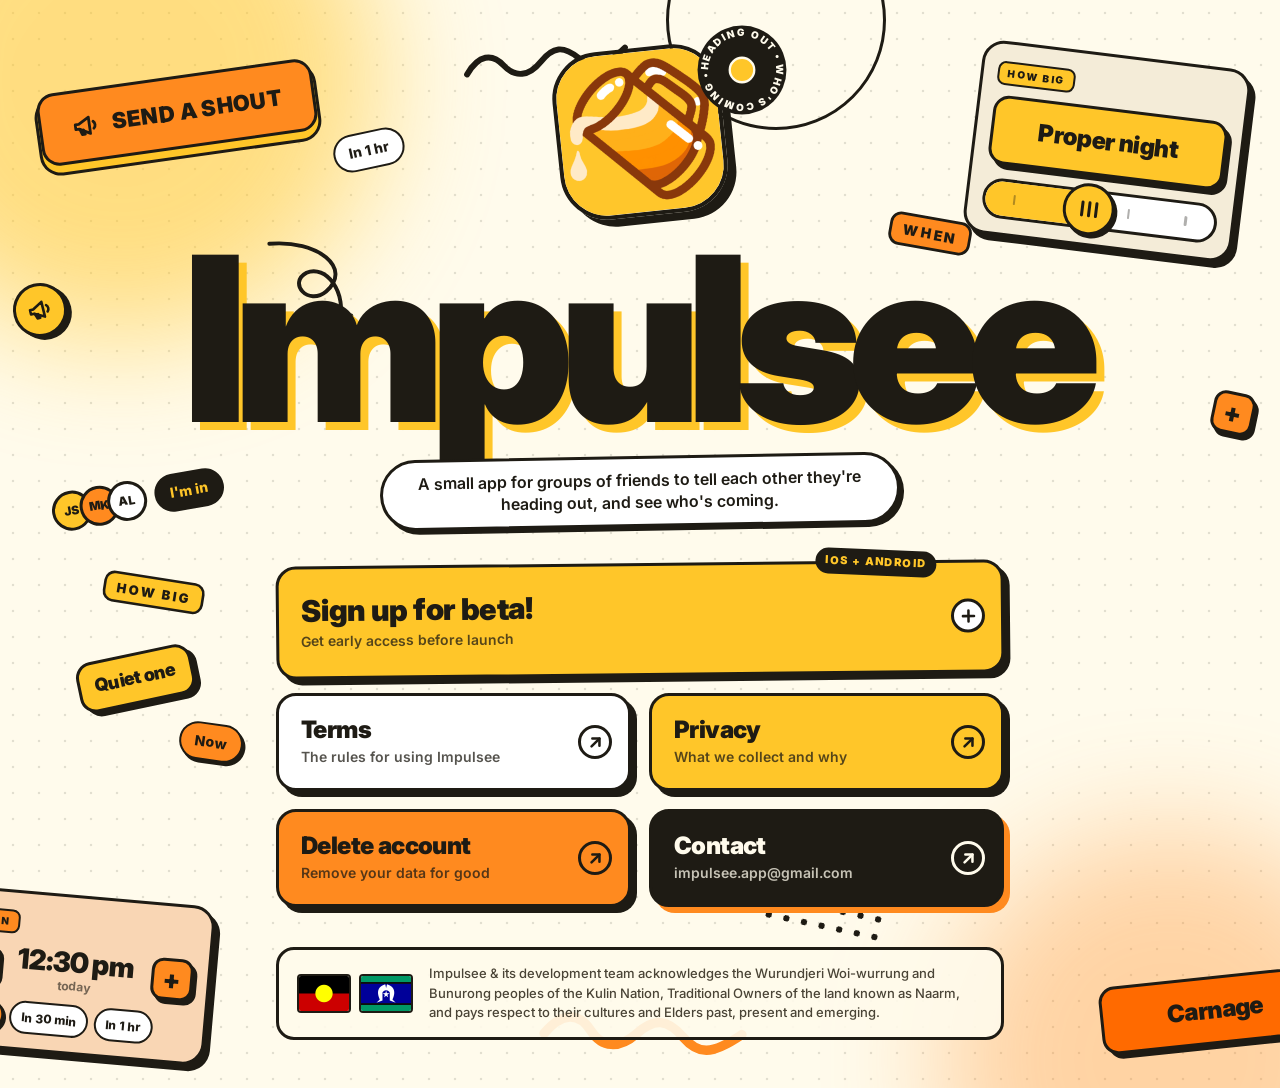
<file: index.html>
<!doctype html>
<html lang="en">
<head>
  <meta charset="utf-8">
  <meta name="viewport" content="width=device-width, initial-scale=1">
  <title>Impulsee</title>
  <meta name="description" content="Impulsee: tell your friends you're heading out.">
  <link rel="icon" type="image/png" href="favicon.png">
  <link rel="preconnect" href="https://fonts.googleapis.com">
  <link rel="preconnect" href="https://fonts.gstatic.com" crossorigin>
  <link href="https://fonts.googleapis.com/css2?family=Inter:wght@500;600;700;800;900&display=swap" rel="stylesheet">
  <link rel="stylesheet" href="style.css">
  <link rel="stylesheet" href="home.css">
</head>
<body class="home">
<div class="shell">

  <!-- Background collage: bits of the app plus doodles. Purely decorative. -->
  <div class="collage" aria-hidden="true">
    <div class="blob blob-a"></div>
    <div class="blob blob-b"></div>

    <!-- App pieces -->
    <div class="bit c-shout" data-d="18">
      <div class="shout">
        <svg viewBox="0 0 24 24" fill="none" stroke="currentColor" stroke-width="2.4" stroke-linejoin="round" stroke-linecap="round"><path d="M3 10v4h3l9 5V5l-9 5H3z"/><path d="M6.5 14.5 8 19h2.5l-1.2-3.8"/><path d="M18.5 9a4 4 0 0 1 0 6"/></svg>
        Send a shout
      </div>
    </div>

    <div class="bit c-howbig" data-d="26">
      <div class="panel panel-cream">
        <span class="chip chip-yellow">How big</span>
        <div class="bigpill pill-yellow">Proper night</div>
        <div class="slider"><span class="fill"></span><span class="thumb"><i></i><i></i><i></i></span><b></b><b></b><b></b><b></b></div>
      </div>
    </div>

    <div class="bit c-when hide-sm" data-d="22">
      <div class="panel panel-peach">
        <span class="chip chip-orange">When</span>
        <div class="when-row"><span class="sq">&minus;</span><span class="time">12:30 pm<small>today</small></span><span class="sq">+</span></div>
        <div class="pills"><span class="pill pill-orange">Now</span><span class="pill">In 30 min</span><span class="pill">In 1 hr</span></div>
      </div>
    </div>

    <div class="bit c-carnage" data-d="14">
      <div class="bigpill pill-red">Carnage</div>
    </div>

    <div class="bit c-crew hide-md" data-d="30">
      <div class="panel panel-yellow">
        <div class="crew-title">Start a crew</div>
        <span class="label">Crew name</span>
        <div class="input">The Usual Suspects</div>
        <div class="bigpill pill-amber">Create crew</div>
      </div>
    </div>

    <div class="bit c-imin hide-sm" data-d="12">
      <div class="avatars"><span>JS</span><span>MK</span><span>AL</span></div>
      <span class="pill pill-ink">I'm in</span>
    </div>

    <div class="bit c-30 hide-md" data-d="10"><span class="pill">In 2 hrs</span></div>
    <div class="bit c-plus" data-d="20"><span class="sq">+</span></div>

    <!-- Doodles -->
    <div class="bit a-quiet" data-d="8"><div class="bigpill pill-yellow">Quiet one</div></div>
    <div class="bit a-whenchip" data-d="16"><span class="chip chip-orange">When</span></div>

    <svg class="bit d-squig1" data-d="10" viewBox="0 0 200 40" fill="none"><path d="M6 26 C 22 4, 38 4, 50 20 S 78 36, 94 20 S 122 4, 138 20 S 166 36, 194 14" stroke="#1e1b14" stroke-width="7" stroke-linecap="round"/></svg>
    <svg class="bit d-squig2" data-d="14" viewBox="0 0 200 40" fill="none"><path d="M6 26 C 22 4, 38 4, 50 20 S 78 36, 94 20 S 122 4, 138 20 S 166 36, 194 14" stroke="#ff8a1f" stroke-width="9" stroke-linecap="round"/></svg>
    <svg class="bit d-zig hide-sm" data-d="12" viewBox="0 0 160 40" fill="none"><path d="M4 30 L24 10 L44 30 L64 10 L84 30 L104 10 L124 30 L144 10 L156 22" stroke="#1e1b14" stroke-width="6" stroke-linecap="round" stroke-linejoin="round"/></svg>
    <svg class="bit d-arrow hide-sm" data-d="8" viewBox="0 0 140 120" fill="none"><path d="M10 14 C 70 0, 120 30, 90 64 C 70 86, 40 60, 62 44 C 84 30, 118 60, 112 104" stroke="#1e1b14" stroke-width="5" stroke-linecap="round"/><path d="M98 92 L112 106 L126 90" stroke="#1e1b14" stroke-width="5" stroke-linecap="round" stroke-linejoin="round"/></svg>
    <div class="bit a-1hr" data-d="6"><span class="pill">In 1 hr</span></div>

    <span class="bit d-ring" data-d="4"></span>
    <div class="bit a-now" data-d="20"><span class="pill pill-orange">Now</span></div>
    <div class="bit a-mega" data-d="24"><span class="megabtn"><svg viewBox="0 0 24 24" fill="none" stroke="currentColor" stroke-width="2.4" stroke-linejoin="round" stroke-linecap="round"><path d="M3 10v4h3l9 5V5l-9 5H3z"/><path d="M6.5 14.5 8 19h2.5l-1.2-3.8"/><path d="M18.5 9a4 4 0 0 1 0 6"/></svg></span></div>
    <div class="bit a-howchip hide-sm" data-d="18"><span class="chip chip-yellow">How big</span></div>
    <span class="bit d-grid hide-sm" data-d="5"></span>
  </div>

  <main class="hero">
    <div class="brand">
      <img class="logo" src="icon.png" alt="" width="160" height="160">
      <svg class="badge" viewBox="0 0 120 120" aria-hidden="true">
        <defs><path id="circ" d="M60,60 m-44,0 a44,44 0 1,1 88,0 a44,44 0 1,1 -88,0"/></defs>
        <circle cx="60" cy="60" r="58" fill="#1e1b14"/>
        <text><textPath href="#circ" textLength="272" lengthAdjust="spacing">HEADING OUT • WHO'S COMING •</textPath></text>
        <circle cx="60" cy="60" r="16" fill="#ffc629" stroke="#fffbec" stroke-width="3"/>
      </svg>
    </div>

    <h1 class="mega">Impulsee</h1>
    <p class="lede">A small app for groups of friends to tell each other they're heading out, and see who's coming.</p>

    <nav class="dash" aria-label="Site pages">
      <button type="button" class="tile t-beta" id="beta-open" aria-haspopup="dialog"><em class="tag">iOS + Android</em><span>Sign up for beta!</span><small>Get early access before launch</small><i aria-hidden="true"><svg viewBox="0 0 24 24" fill="none" stroke="currentColor" stroke-width="3.2" stroke-linecap="round" stroke-linejoin="round"><path d="M12 5v14"/><path d="M5 12h14"/></svg></i></button>
      <a class="tile t-white" href="terms.html"><span>Terms</span><small>The rules for using Impulsee</small><i aria-hidden="true"><svg viewBox="0 0 24 24" fill="none" stroke="currentColor" stroke-width="3.2" stroke-linecap="round" stroke-linejoin="round"><path d="M7 17 17 7"/><path d="M8 7h9v9"/></svg></i></a>
      <a class="tile t-yellow" href="privacy.html"><span>Privacy</span><small>What we collect and why</small><i aria-hidden="true"><svg viewBox="0 0 24 24" fill="none" stroke="currentColor" stroke-width="3.2" stroke-linecap="round" stroke-linejoin="round"><path d="M7 17 17 7"/><path d="M8 7h9v9"/></svg></i></a>
      <a class="tile t-orange" href="delete-account.html"><span>Delete account</span><small>Remove your data for good</small><i aria-hidden="true"><svg viewBox="0 0 24 24" fill="none" stroke="currentColor" stroke-width="3.2" stroke-linecap="round" stroke-linejoin="round"><path d="M7 17 17 7"/><path d="M8 7h9v9"/></svg></i></a>
      <a class="tile t-ink" href="mailto:impulsee.app@gmail.com"><span>Contact</span><small>impulsee.app@gmail.com</small><i aria-hidden="true"><svg viewBox="0 0 24 24" fill="none" stroke="currentColor" stroke-width="3.2" stroke-linecap="round" stroke-linejoin="round"><path d="M7 17 17 7"/><path d="M8 7h9v9"/></svg></i></a>
    </nav>
    <footer class="ack">
      <div class="flags">
        <img src="flag-aboriginal.png" alt="Aboriginal flag" width="60" height="42">
        <img src="flag-torres-strait.png" alt="Torres Strait Islander flag" width="60" height="42">
      </div>
      <p>Impulsee &amp; its development team acknowledges the Wurundjeri Woi-wurrung and Bunurong peoples of the Kulin Nation, Traditional Owners of the land known as Naarm, and pays respect to their cultures and Elders past, present and emerging.</p>
    </footer>
  </main>


  <dialog class="beta" id="beta" aria-labelledby="beta-title">
    <button type="button" class="beta-close" id="beta-close" aria-label="Close">
      <svg viewBox="0 0 24 24" fill="none" stroke="currentColor" stroke-width="3.2" stroke-linecap="round"><path d="M6 6l12 12M18 6 6 18"/></svg>
    </button>

    <form id="beta-form" novalidate>
      <span class="chip chip-orange">Beta</span>
      <h2 id="beta-title">Sign up for beta!</h2>
      <p class="beta-sub">Pick your phone and drop your email. We'll send you an invite when the beta opens.</p>

      <fieldset class="os">
        <legend>Your phone</legend>
        <label class="os-btn">
          <input type="radio" name="platform" value="iOS" required>
          <span><svg viewBox="0 0 24 24" aria-hidden="true"><path fill="currentColor" d="M12.152 6.896c-.948 0-2.415-1.078-3.96-1.04-2.04.027-3.91 1.183-4.961 3.014-2.117 3.675-.546 9.103 1.519 12.09 1.013 1.454 2.208 3.09 3.792 3.039 1.52-.065 2.09-.987 3.935-.987 1.831 0 2.35.987 3.96.948 1.637-.026 2.676-1.48 3.676-2.948 1.156-1.688 1.636-3.325 1.662-3.415-.039-.013-3.182-1.221-3.22-4.857-.026-3.04 2.48-4.494 2.597-4.559-1.429-2.09-3.623-2.324-4.39-2.376-2-.156-3.675 1.09-4.61 1.09zM15.53 3.83c.843-1.012 1.4-2.427 1.245-3.83-1.207.052-2.662.805-3.532 1.818-.78.896-1.454 2.338-1.273 3.714 1.338.104 2.715-.688 3.559-1.701"/></svg>iOS</span>
        </label>
        <label class="os-btn">
          <input type="radio" name="platform" value="Android">
          <span><svg viewBox="0 0 24 24" aria-hidden="true"><path fill="currentColor" fill-rule="evenodd" d="M1.5 19.5a10.5 10.5 0 0 1 21 0zM7.5 14.25a1.25 1.25 0 1 0 0 2.5 1.25 1.25 0 0 0 0-2.5zm9 0a1.25 1.25 0 1 0 0 2.5 1.25 1.25 0 0 0 0-2.5z"/><path d="M6.2 10.6 3.9 6.6M17.8 10.6l2.3-4" stroke="currentColor" stroke-width="1.8" stroke-linecap="round"/></svg>Android</span>
        </label>
      </fieldset>

      <label class="label" for="beta-email">Email</label>
      <input class="beta-input" id="beta-email" name="email" type="email" inputmode="email" autocomplete="email" placeholder="you@example.com" required>

      <p class="beta-msg" id="beta-msg" role="alert" aria-live="polite"></p>

      <button type="submit" class="beta-submit" id="beta-submit">Count me in</button>
    </form>

    <div class="beta-done" id="beta-done" hidden>
      <span class="chip chip-yellow">You're in</span>
      <h2>Thanks!</h2>
      <p class="beta-sub">We'll email you when your beta invite is ready.</p>
      <button type="button" class="beta-submit" id="beta-ok">Nice</button>
    </div>
  </dialog>

</div>

<script>
  // Beta sign-up. Submissions go straight to a Google Form, which saves them
  // to a linked Google Sheet. To set up, fill in the three values below
  // (see the comment at the bottom of this script for how to find them).
  var BETA_FORM = {
    action:   'https://docs.google.com/forms/d/e/1FAIpQLSddgK2g59N4QtjQIVsJMZKoltOSDGT-80qS-DcHLefCayUEIA/formResponse',
    email:    'entry.781287125', // email question
    platform: 'entry.603509923'  // platform question (iOS / Android)
  };

  (function () {
    var dlg = document.getElementById('beta');
    var form = document.getElementById('beta-form');
    var done = document.getElementById('beta-done');
    var msg = document.getElementById('beta-msg');
    var submit = document.getElementById('beta-submit');

    function open() {
      form.hidden = false; done.hidden = true; msg.textContent = '';
      dlg.showModal();
    }
    document.getElementById('beta-open').addEventListener('click', open);
    document.getElementById('beta-close').addEventListener('click', function () { dlg.close(); });
    document.getElementById('beta-ok').addEventListener('click', function () { dlg.close(); });
    // Click on the dimmed backdrop closes it.
    dlg.addEventListener('click', function (e) { if (e.target === dlg) dlg.close(); });
    if (location.hash === '#beta') open();
    form.addEventListener('input', function () { msg.textContent = ''; });

    form.addEventListener('submit', function (e) {
      e.preventDefault();
      var platform = form.querySelector('input[name="platform"]:checked');
      var email = form.email.value.trim();
      if (!platform) { msg.textContent = 'Pick iOS or Android first.'; return; }
      if (!/^[^\s@]+@[^\s@]+\.[^\s@]+$/.test(email)) { msg.textContent = 'That email doesn\'t look right.'; form.email.focus(); return; }
      msg.textContent = '';

      // Not set up yet: fall back to a pre-filled email so nothing is lost.
      if (!BETA_FORM.action) {
        location.href = 'mailto:impulsee.app@gmail.com?subject=' + encodeURIComponent('Beta sign-up (' + platform.value + ')') +
          '&body=' + encodeURIComponent('Please add me to the ' + platform.value + ' beta: ' + email);
        return;
      }

      var data = new URLSearchParams();
      data.append(BETA_FORM.email, email);
      data.append(BETA_FORM.platform, platform.value);
      submit.disabled = true; submit.textContent = 'Sending…';

      // Google Forms doesn't send CORS headers, so the response is opaque.
      // A network failure still rejects, which is what we catch.
      fetch(BETA_FORM.action, { method: 'POST', mode: 'no-cors', body: data })
        .then(function () { form.reset(); form.hidden = true; done.hidden = false; })
        .catch(function () { msg.textContent = 'Couldn\'t send. Check your connection and try again.'; })
        .then(function () { submit.disabled = false; submit.textContent = 'Count me in'; });
    });

    /* Setup:
       1. Create a Google Form with two questions:
          "Email" (short answer) and "Platform" (multiple choice: iOS, Android).
       2. Responses tab > Link to Sheets to collect them in a spreadsheet.
       3. Three-dot menu > Get pre-filled link, fill both answers, Get link.
          The link has ...?usp=pp_url&entry.111=...&entry.222=...
          Those entry.### names go in BETA_FORM.email and BETA_FORM.platform.
       4. BETA_FORM.action is the form URL with /viewform swapped for /formResponse. */
  })();

  // Gentle parallax: collage bits drift with the pointer (desktop only, respects reduced motion).
  (function () {
    if (matchMedia('(prefers-reduced-motion: reduce)').matches || !matchMedia('(pointer: fine)').matches) return;
    var bits = document.querySelectorAll('.collage [data-d]');
    var tx = 0, ty = 0, x = 0, y = 0, raf = 0;
    addEventListener('pointermove', function (e) {
      tx = e.clientX / innerWidth - 0.5;
      ty = e.clientY / innerHeight - 0.5;
      if (!raf) raf = requestAnimationFrame(tick);
    });
    function tick() {
      x += (tx - x) * 0.08; y += (ty - y) * 0.08;
      for (var i = 0; i < bits.length; i++) {
        var d = +bits[i].dataset.d;
        bits[i].style.translate = (-x * d * 2).toFixed(1) + 'px ' + (-y * d * 2).toFixed(1) + 'px';
      }
      raf = (Math.abs(tx - x) > 0.001 || Math.abs(ty - y) > 0.001) ? requestAnimationFrame(tick) : 0;
    }
  })();
</script>
</body>
</html>
</file>
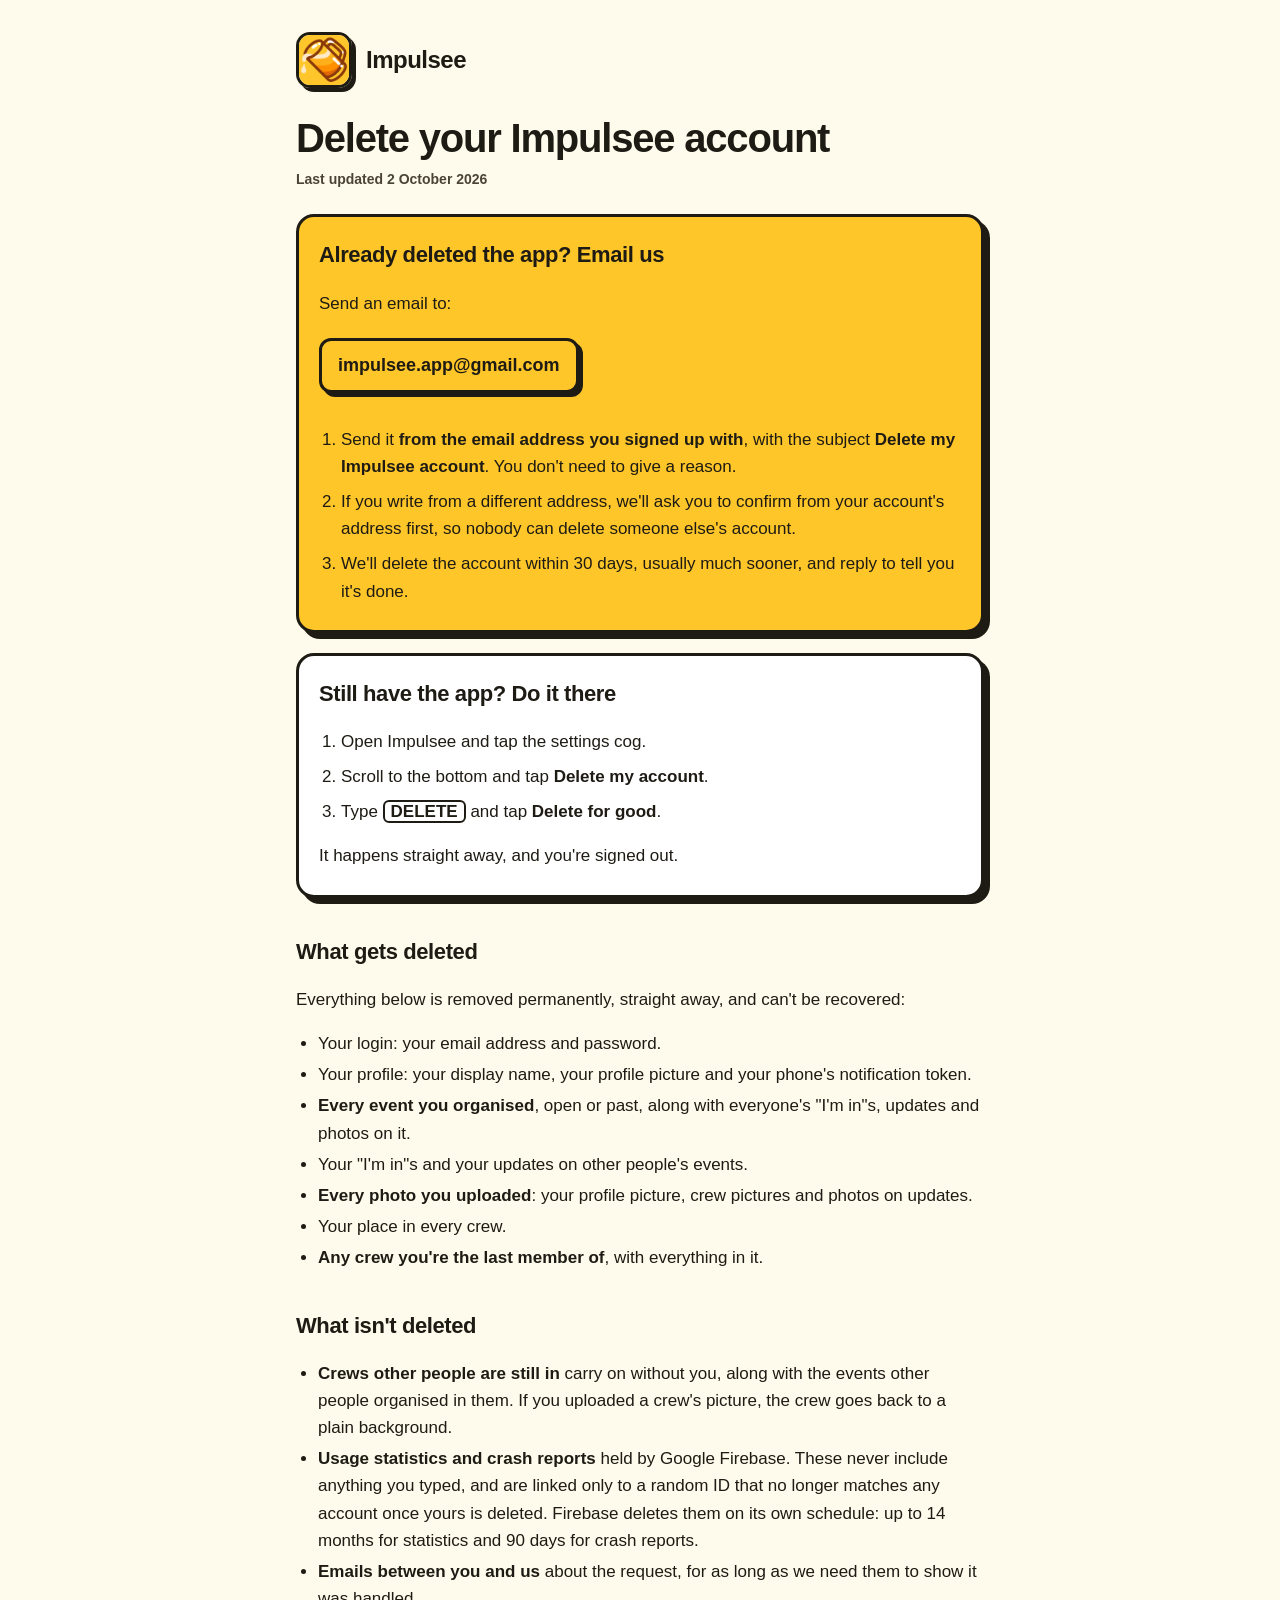
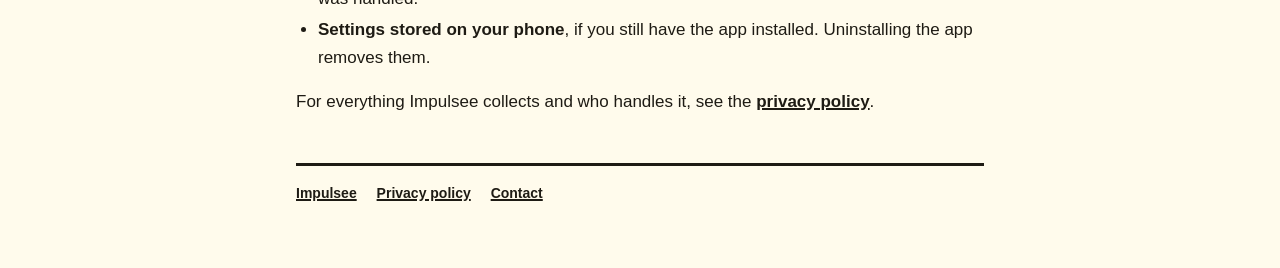
<file: delete-account.html>
<!doctype html>
<html lang="en">
<head>
  <meta charset="utf-8">
  <meta name="viewport" content="width=device-width, initial-scale=1">
  <title>Delete Impulsee Account</title>
  <meta name="description" content="How to delete your Impulsee account, even if you've uninstalled the app, and what gets deleted.">
  <link rel="icon" type="image/png" href="favicon.png">
  <link rel="stylesheet" href="style.css">
</head>
<body>
<div class="wrap">
  <header class="top">
    <img src="icon.png" alt="" width="56" height="56">
    <a href="index.html">Impulsee</a>
  </header>

  <h1>Delete your Impulsee account</h1>
  <p class="updated">Last updated 2 October 2026</p>

  <div class="card primary">
    <h2>Already deleted the app? Email us</h2>
    <p>Send an email to:</p>
    <a class="email" href="mailto:impulsee.app@gmail.com?subject=Delete%20my%20Impulsee%20account">impulsee.app@gmail.com</a>
    <ol class="steps">
      <li>Send it <strong>from the email address you signed up with</strong>, with the subject <strong>Delete my Impulsee account</strong>. You don't need to give a reason.</li>
      <li>If you write from a different address, we'll ask you to confirm from your account's address first, so nobody can delete someone else's account.</li>
      <li>We'll delete the account within 30 days, usually much sooner, and reply to tell you it's done.</li>
    </ol>
  </div>

  <div class="card">
    <h2>Still have the app? Do it there</h2>
    <ol class="steps">
      <li>Open Impulsee and tap the settings cog.</li>
      <li>Scroll to the bottom and tap <strong>Delete my account</strong>.</li>
      <li>Type <kbd>DELETE</kbd> and tap <strong>Delete for good</strong>.</li>
    </ol>
    <p>It happens straight away, and you're signed out.</p>
  </div>

  <h2>What gets deleted</h2>
  <p>Everything below is removed permanently, straight away, and can't be recovered:</p>
  <ul>
    <li>Your login: your email address and password.</li>
    <li>Your profile: your display name, your profile picture and your phone's notification token.</li>
    <li><strong>Every event you organised</strong>, open or past, along with everyone's "I'm in"s, updates and photos on it.</li>
    <li>Your "I'm in"s and your updates on other people's events.</li>
    <li><strong>Every photo you uploaded</strong>: your profile picture, crew pictures and photos on updates.</li>
    <li>Your place in every crew.</li>
    <li><strong>Any crew you're the last member of</strong>, with everything in it.</li>
  </ul>

  <h2>What isn't deleted</h2>
  <ul>
    <li><strong>Crews other people are still in</strong> carry on without you, along with the events other people organised in them. If you uploaded a crew's picture, the crew goes back to a plain background.</li>
    <li><strong>Usage statistics and crash reports</strong> held by Google Firebase. These never include anything you typed, and are linked only to a random ID that no longer matches any account once yours is deleted. Firebase deletes them on its own schedule: up to 14 months for statistics and 90 days for crash reports.</li>
    <li><strong>Emails between you and us</strong> about the request, for as long as we need them to show it was handled.</li>
    <li><strong>Settings stored on your phone</strong>, if you still have the app installed. Uninstalling the app removes them.</li>
  </ul>

  <p>For everything Impulsee collects and who handles it, see the <a href="privacy.html">privacy policy</a>.</p>

  <footer>
    <a href="index.html">Impulsee</a>
    <a href="privacy.html">Privacy policy</a>
    <a href="mailto:impulsee.app@gmail.com">Contact</a>
  </footer>
</div>
</body>
</html>
</file>
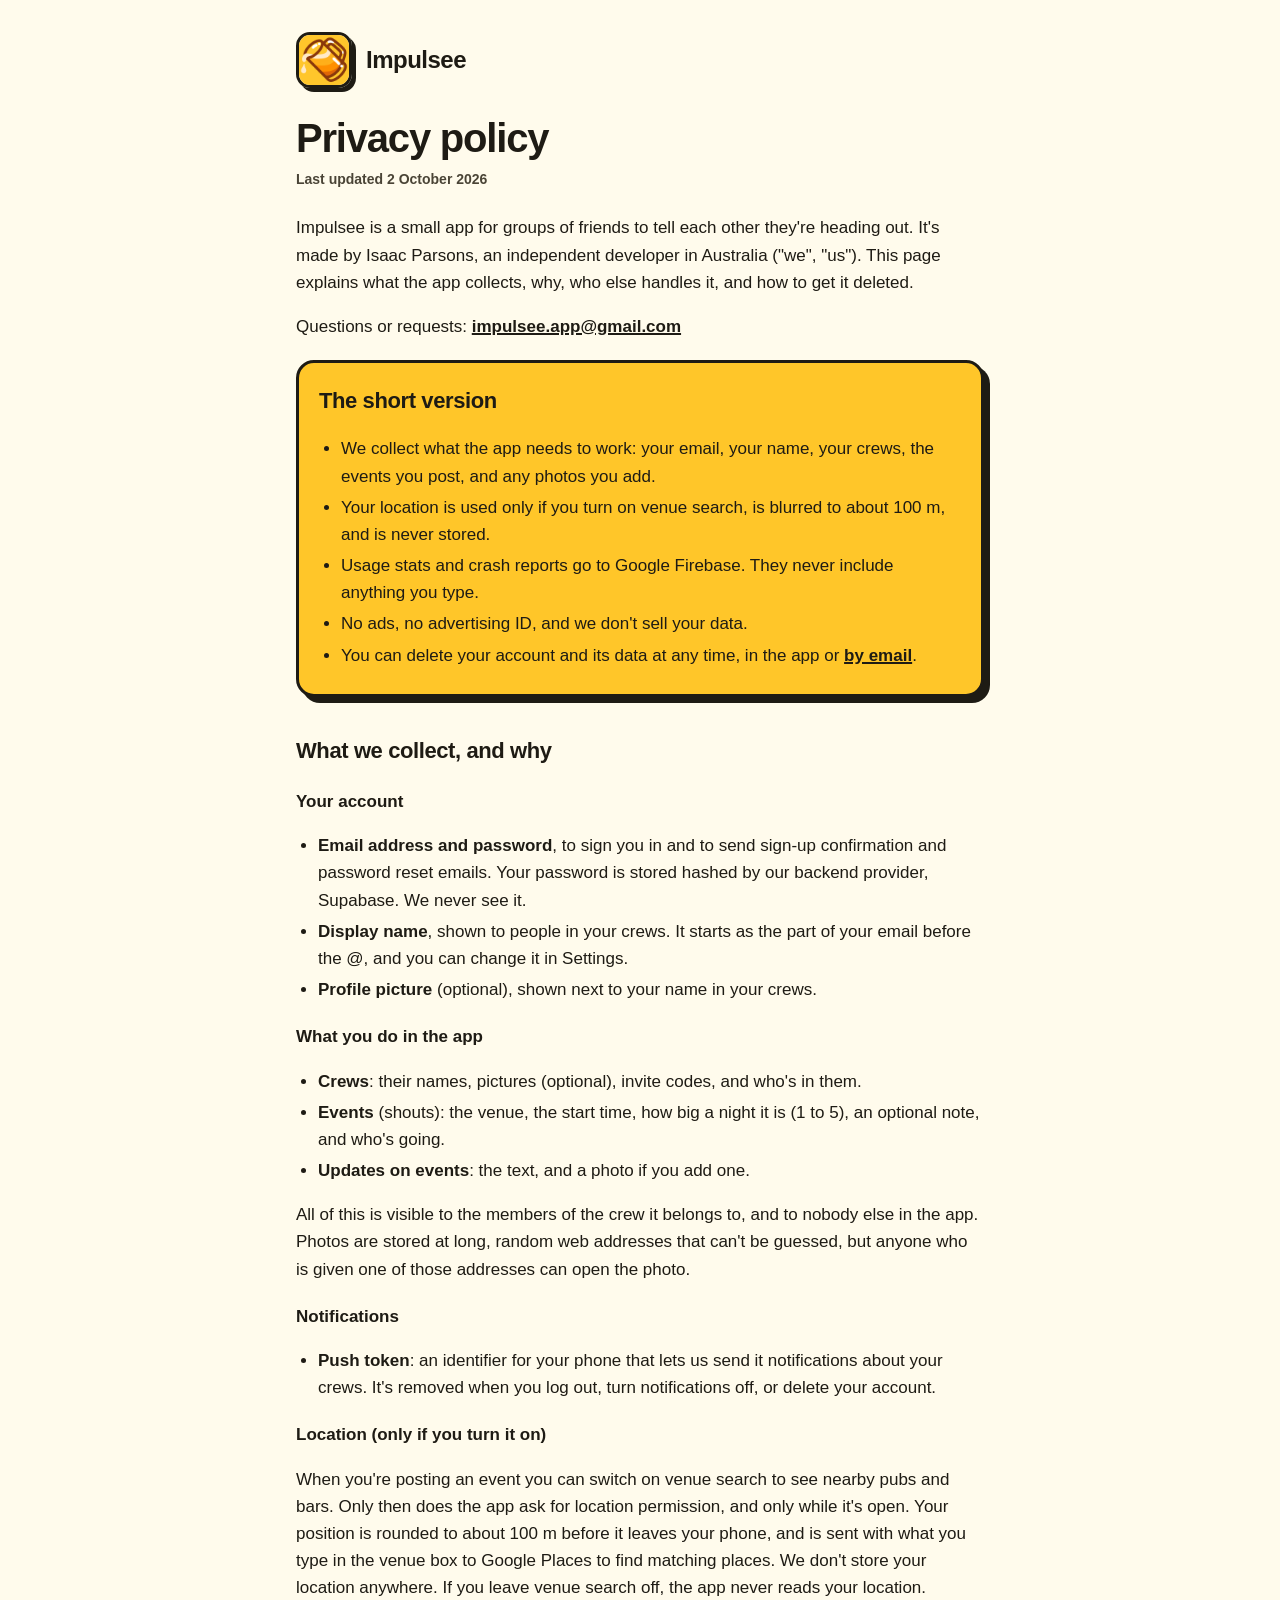
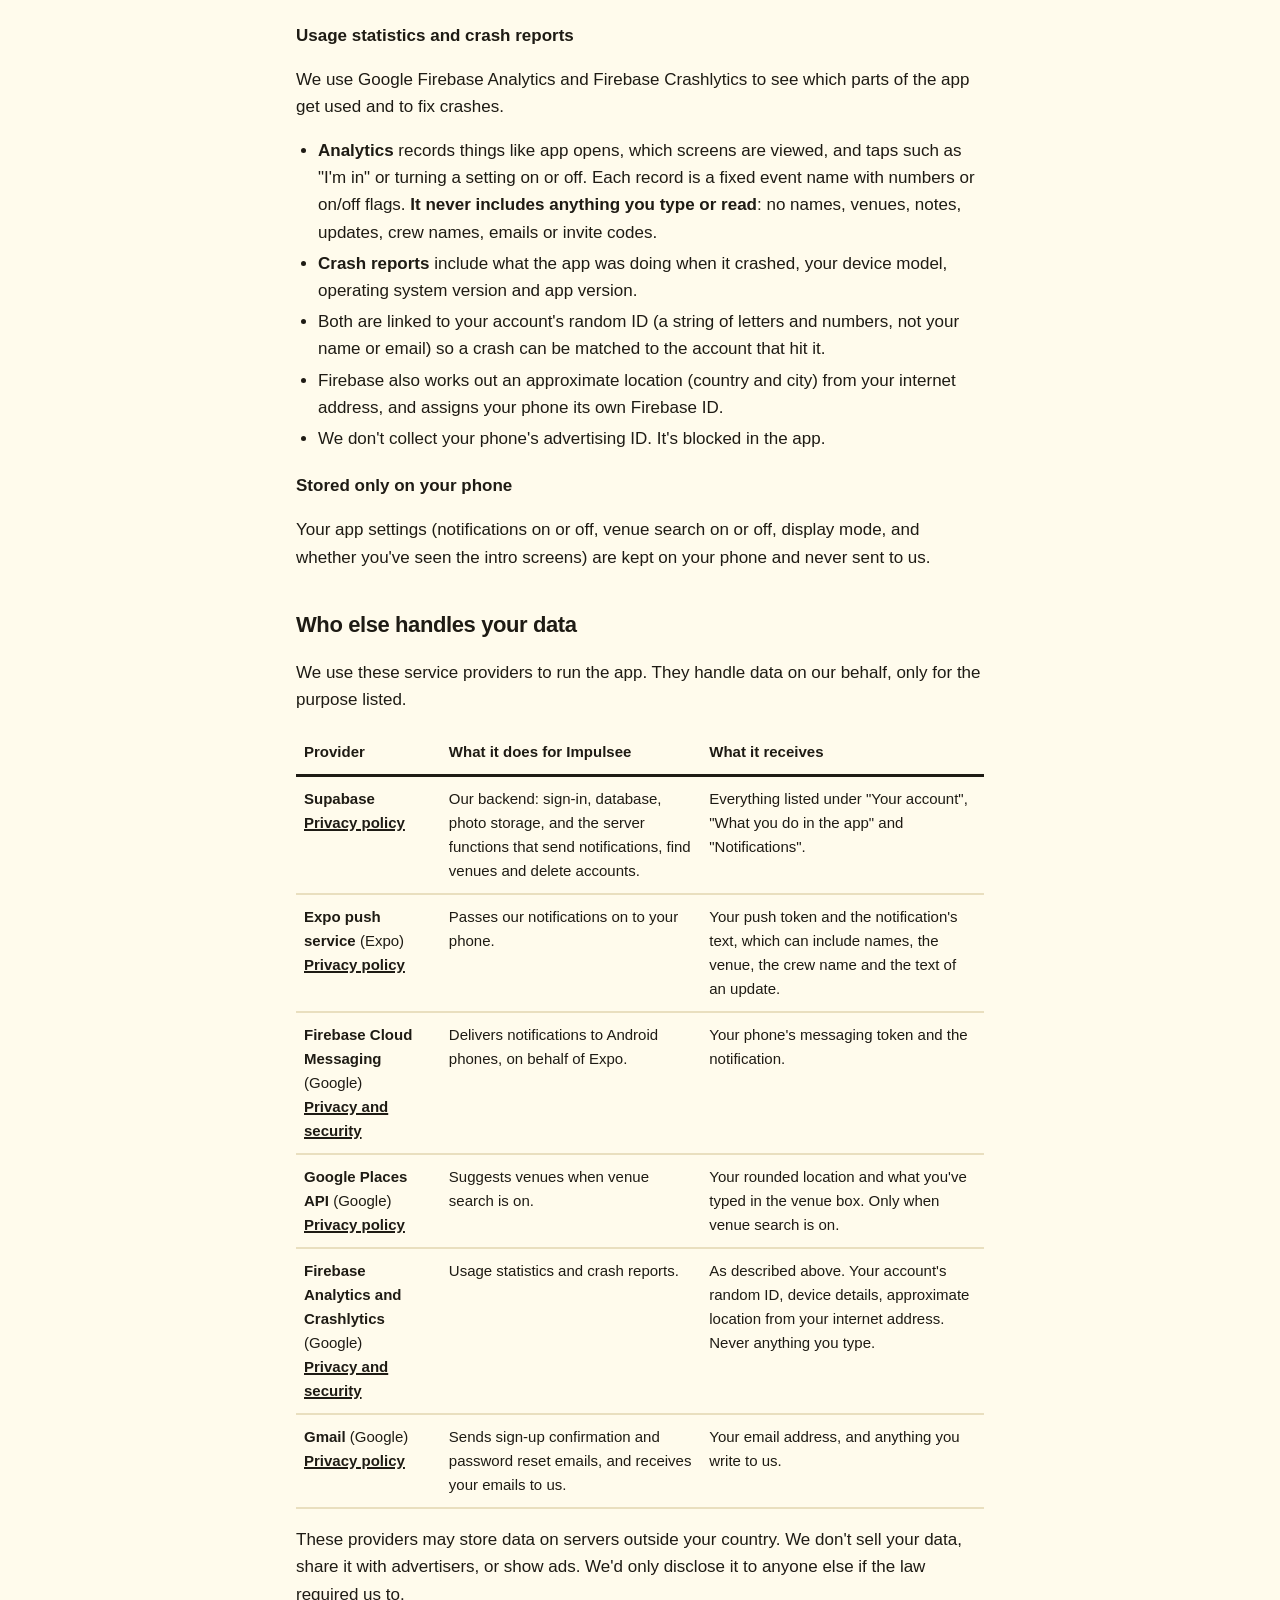
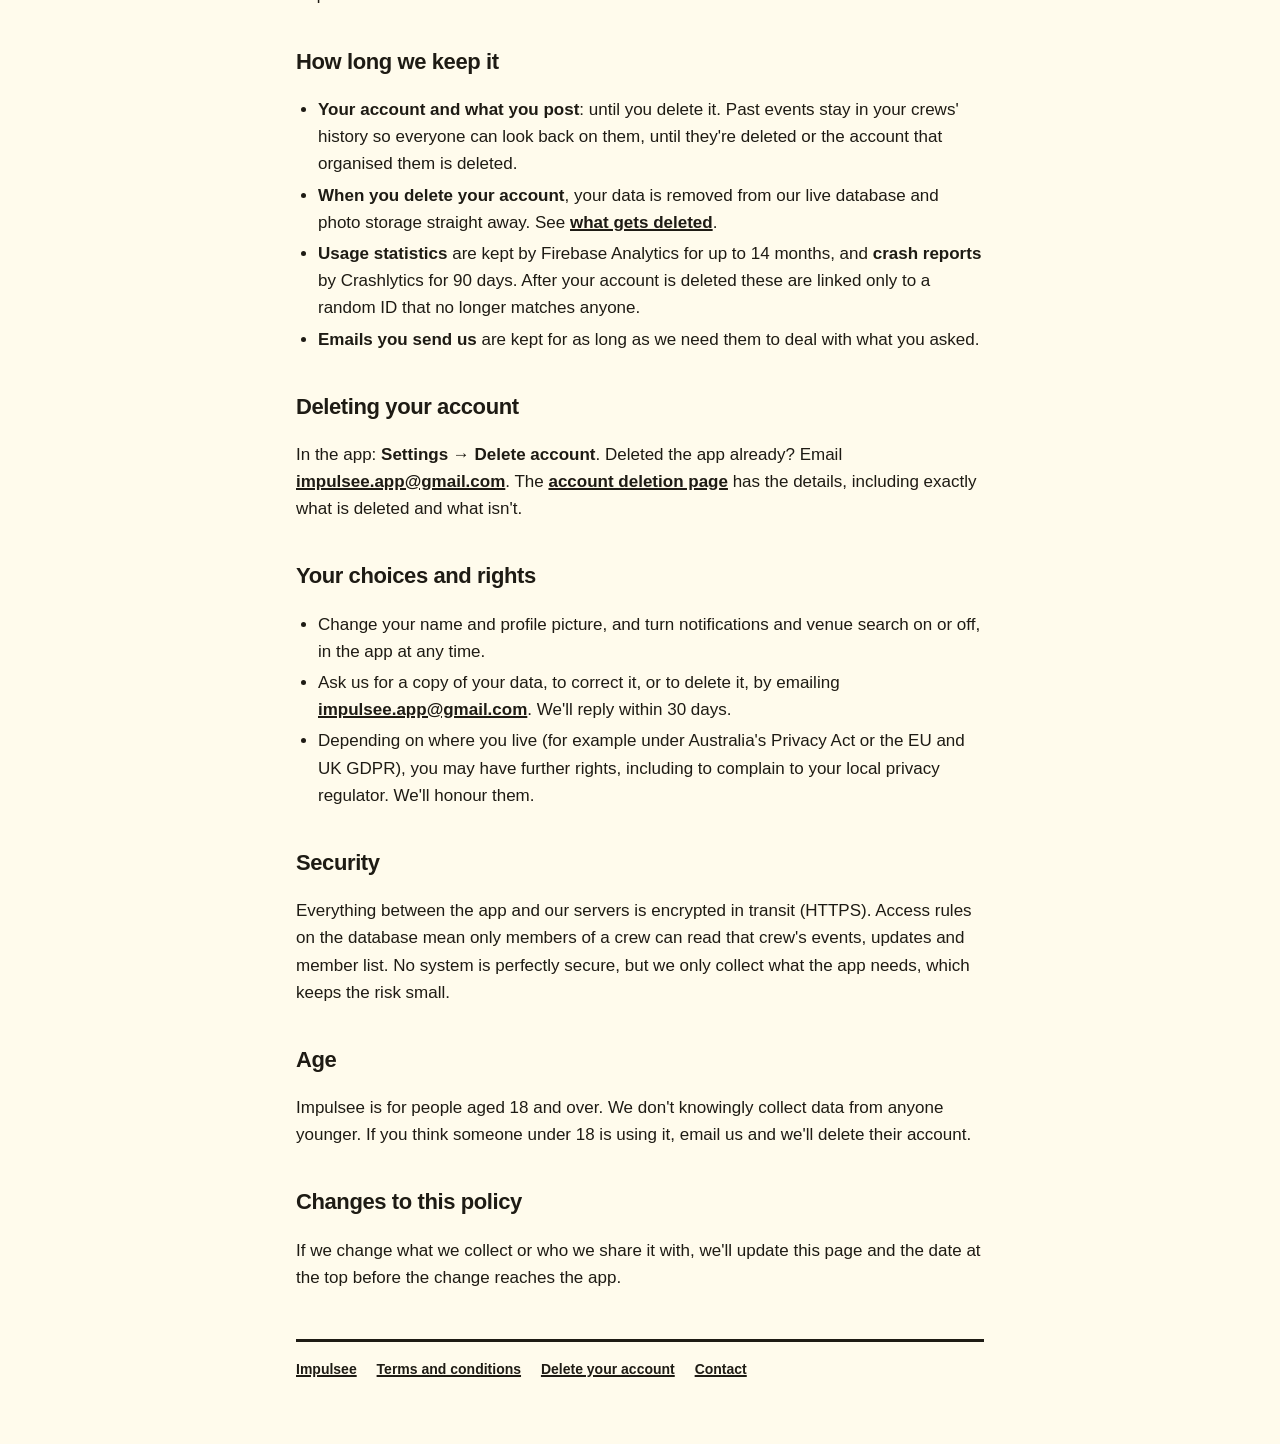
<file: privacy.html>
<!doctype html>
<html lang="en">
<head>
  <meta charset="utf-8">
  <meta name="viewport" content="width=device-width, initial-scale=1">
  <title>Impulsee Privacy Policy</title>
  <meta name="description" content="What the Impulsee app collects, why, who it's shared with, and how to delete it.">
  <link rel="icon" type="image/png" href="favicon.png">
  <link rel="stylesheet" href="style.css">
</head>
<body>
<div class="wrap">
  <header class="top">
    <img src="icon.png" alt="" width="56" height="56">
    <a href="index.html">Impulsee</a>
  </header>

  <h1>Privacy policy</h1>
  <p class="updated">Last updated 2 October 2026</p>

  <p>Impulsee is a small app for groups of friends to tell each other they're heading out. It's made by Isaac Parsons, an independent developer in Australia ("we", "us"). This page explains what the app collects, why, who else handles it, and how to get it deleted.</p>

  <p>Questions or requests: <a href="mailto:impulsee.app@gmail.com">impulsee.app@gmail.com</a></p>

  <div class="card primary">
    <h2>The short version</h2>
    <ul>
      <li>We collect what the app needs to work: your email, your name, your crews, the events you post, and any photos you add.</li>
      <li>Your location is used only if you turn on venue search, is blurred to about 100&nbsp;m, and is never stored.</li>
      <li>Usage stats and crash reports go to Google Firebase. They never include anything you type.</li>
      <li>No ads, no advertising ID, and we don't sell your data.</li>
      <li>You can delete your account and its data at any time, in the app or <a href="delete-account.html">by email</a>.</li>
    </ul>
  </div>

  <h2>What we collect, and why</h2>

  <h3>Your account</h3>
  <ul>
    <li><strong>Email address and password</strong>, to sign you in and to send sign-up confirmation and password reset emails. Your password is stored hashed by our backend provider, Supabase. We never see it.</li>
    <li><strong>Display name</strong>, shown to people in your crews. It starts as the part of your email before the @, and you can change it in Settings.</li>
    <li><strong>Profile picture</strong> (optional), shown next to your name in your crews.</li>
  </ul>

  <h3>What you do in the app</h3>
  <ul>
    <li><strong>Crews</strong>: their names, pictures (optional), invite codes, and who's in them.</li>
    <li><strong>Events</strong> (shouts): the venue, the start time, how big a night it is (1 to 5), an optional note, and who's going.</li>
    <li><strong>Updates on events</strong>: the text, and a photo if you add one.</li>
  </ul>
  <p>All of this is visible to the members of the crew it belongs to, and to nobody else in the app. Photos are stored at long, random web addresses that can't be guessed, but anyone who is given one of those addresses can open the photo.</p>

  <h3>Notifications</h3>
  <ul>
    <li><strong>Push token</strong>: an identifier for your phone that lets us send it notifications about your crews. It's removed when you log out, turn notifications off, or delete your account.</li>
  </ul>

  <h3>Location (only if you turn it on)</h3>
  <p>When you're posting an event you can switch on venue search to see nearby pubs and bars. Only then does the app ask for location permission, and only while it's open. Your position is rounded to about 100&nbsp;m before it leaves your phone, and is sent with what you type in the venue box to Google Places to find matching places. We don't store your location anywhere. If you leave venue search off, the app never reads your location.</p>

  <h3>Usage statistics and crash reports</h3>
  <p>We use Google Firebase Analytics and Firebase Crashlytics to see which parts of the app get used and to fix crashes.</p>
  <ul>
    <li><strong>Analytics</strong> records things like app opens, which screens are viewed, and taps such as "I'm in" or turning a setting on or off. Each record is a fixed event name with numbers or on/off flags. <strong>It never includes anything you type or read</strong>: no names, venues, notes, updates, crew names, emails or invite codes.</li>
    <li><strong>Crash reports</strong> include what the app was doing when it crashed, your device model, operating system version and app version.</li>
    <li>Both are linked to your account's random ID (a string of letters and numbers, not your name or email) so a crash can be matched to the account that hit it.</li>
    <li>Firebase also works out an approximate location (country and city) from your internet address, and assigns your phone its own Firebase ID.</li>
    <li>We don't collect your phone's advertising ID. It's blocked in the app.</li>
  </ul>

  <h3>Stored only on your phone</h3>
  <p>Your app settings (notifications on or off, venue search on or off, display mode, and whether you've seen the intro screens) are kept on your phone and never sent to us.</p>

  <h2>Who else handles your data</h2>
  <p>We use these service providers to run the app. They handle data on our behalf, only for the purpose listed.</p>
  <div class="table-scroll">
    <table>
      <thead>
        <tr><th>Provider</th><th>What it does for Impulsee</th><th>What it receives</th></tr>
      </thead>
      <tbody>
        <tr>
          <td data-label="Provider"><strong>Supabase</strong><br><a href="https://supabase.com/privacy">Privacy policy</a></td>
          <td data-label="What it does for Impulsee">Our backend: sign-in, database, photo storage, and the server functions that send notifications, find venues and delete accounts.</td>
          <td data-label="What it receives">Everything listed under "Your account", "What you do in the app" and "Notifications".</td>
        </tr>
        <tr>
          <td data-label="Provider"><strong>Expo push service</strong> (Expo)<br><a href="https://expo.dev/privacy">Privacy policy</a></td>
          <td data-label="What it does for Impulsee">Passes our notifications on to your phone.</td>
          <td data-label="What it receives">Your push token and the notification's text, which can include names, the venue, the crew name and the text of an update.</td>
        </tr>
        <tr>
          <td data-label="Provider"><strong>Firebase Cloud Messaging</strong> (Google)<br><a href="https://firebase.google.com/support/privacy">Privacy and security</a></td>
          <td data-label="What it does for Impulsee">Delivers notifications to Android phones, on behalf of Expo.</td>
          <td data-label="What it receives">Your phone's messaging token and the notification.</td>
        </tr>
        <tr>
          <td data-label="Provider"><strong>Google Places API</strong> (Google)<br><a href="https://policies.google.com/privacy">Privacy policy</a></td>
          <td data-label="What it does for Impulsee">Suggests venues when venue search is on.</td>
          <td data-label="What it receives">Your rounded location and what you've typed in the venue box. Only when venue search is on.</td>
        </tr>
        <tr>
          <td data-label="Provider"><strong>Firebase Analytics and Crashlytics</strong> (Google)<br><a href="https://firebase.google.com/support/privacy">Privacy and security</a></td>
          <td data-label="What it does for Impulsee">Usage statistics and crash reports.</td>
          <td data-label="What it receives">As described above. Your account's random ID, device details, approximate location from your internet address. Never anything you type.</td>
        </tr>
        <tr>
          <td data-label="Provider"><strong>Gmail</strong> (Google)<br><a href="https://policies.google.com/privacy">Privacy policy</a></td>
          <td data-label="What it does for Impulsee">Sends sign-up confirmation and password reset emails, and receives your emails to us.</td>
          <td data-label="What it receives">Your email address, and anything you write to us.</td>
        </tr>
      </tbody>
    </table>
  </div>
  <p>These providers may store data on servers outside your country. We don't sell your data, share it with advertisers, or show ads. We'd only disclose it to anyone else if the law required us to.</p>

  <h2>How long we keep it</h2>
  <ul>
    <li><strong>Your account and what you post</strong>: until you delete it. Past events stay in your crews' history so everyone can look back on them, until they're deleted or the account that organised them is deleted.</li>
    <li><strong>When you delete your account</strong>, your data is removed from our live database and photo storage straight away. See <a href="delete-account.html">what gets deleted</a>.</li>
    <li><strong>Usage statistics</strong> are kept by Firebase Analytics for up to 14 months, and <strong>crash reports</strong> by Crashlytics for 90 days. After your account is deleted these are linked only to a random ID that no longer matches anyone.</li>
    <li><strong>Emails you send us</strong> are kept for as long as we need them to deal with what you asked.</li>
  </ul>

  <h2>Deleting your account</h2>
  <p>In the app: <strong>Settings → Delete account</strong>. Deleted the app already? Email <a href="mailto:impulsee.app@gmail.com">impulsee.app@gmail.com</a>. The <a href="delete-account.html">account deletion page</a> has the details, including exactly what is deleted and what isn't.</p>

  <h2>Your choices and rights</h2>
  <ul>
    <li>Change your name and profile picture, and turn notifications and venue search on or off, in the app at any time.</li>
    <li>Ask us for a copy of your data, to correct it, or to delete it, by emailing <a href="mailto:impulsee.app@gmail.com">impulsee.app@gmail.com</a>. We'll reply within 30 days.</li>
    <li>Depending on where you live (for example under Australia's Privacy Act or the EU and UK GDPR), you may have further rights, including to complain to your local privacy regulator. We'll honour them.</li>
  </ul>

  <h2>Security</h2>
  <p>Everything between the app and our servers is encrypted in transit (HTTPS). Access rules on the database mean only members of a crew can read that crew's events, updates and member list. No system is perfectly secure, but we only collect what the app needs, which keeps the risk small.</p>

  <h2>Age</h2>
  <p>Impulsee is for people aged 18 and over. We don't knowingly collect data from anyone younger. If you think someone under 18 is using it, email us and we'll delete their account.</p>

  <h2>Changes to this policy</h2>
  <p>If we change what we collect or who we share it with, we'll update this page and the date at the top before the change reaches the app.</p>

  <footer>
    <a href="index.html">Impulsee</a>
    <a href="terms.html">Terms and conditions</a>
    <a href="delete-account.html">Delete your account</a>
    <a href="mailto:impulsee.app@gmail.com">Contact</a>
  </footer>
</div>
</body>
</html>
</file>
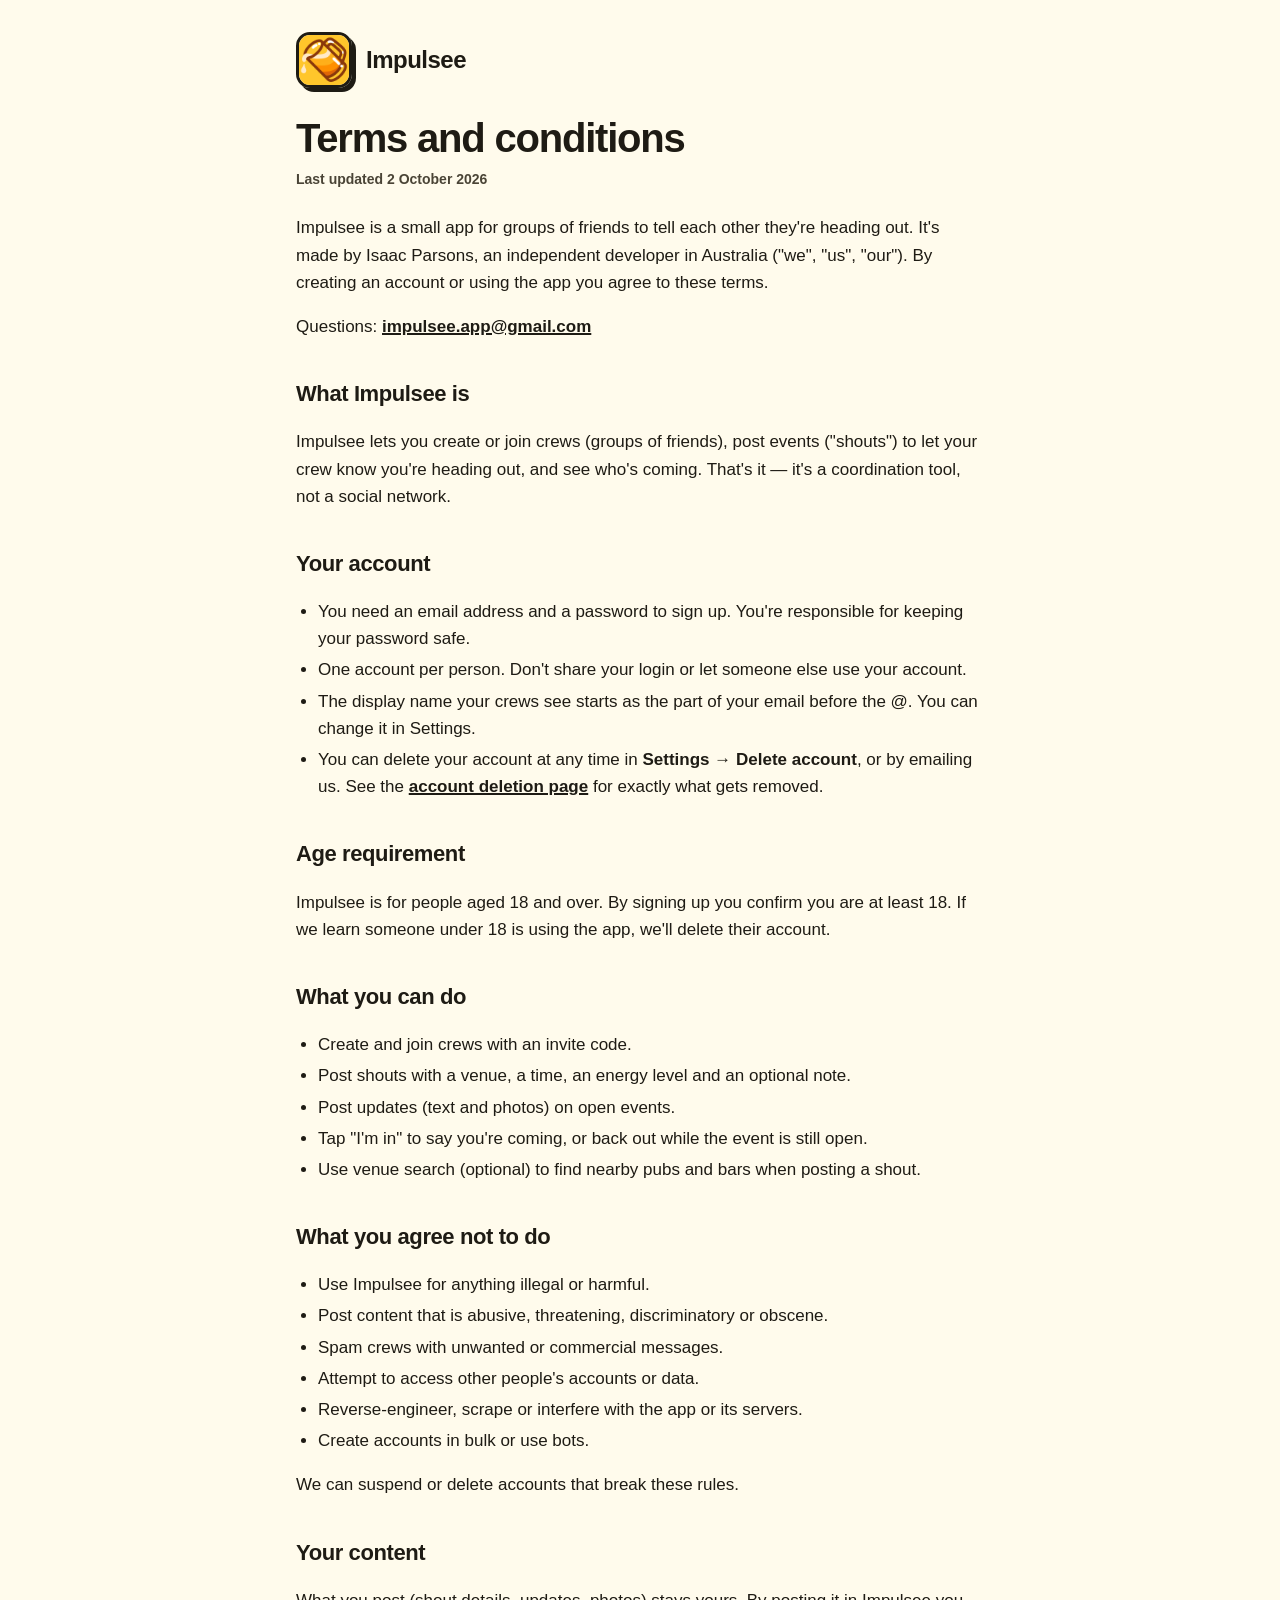
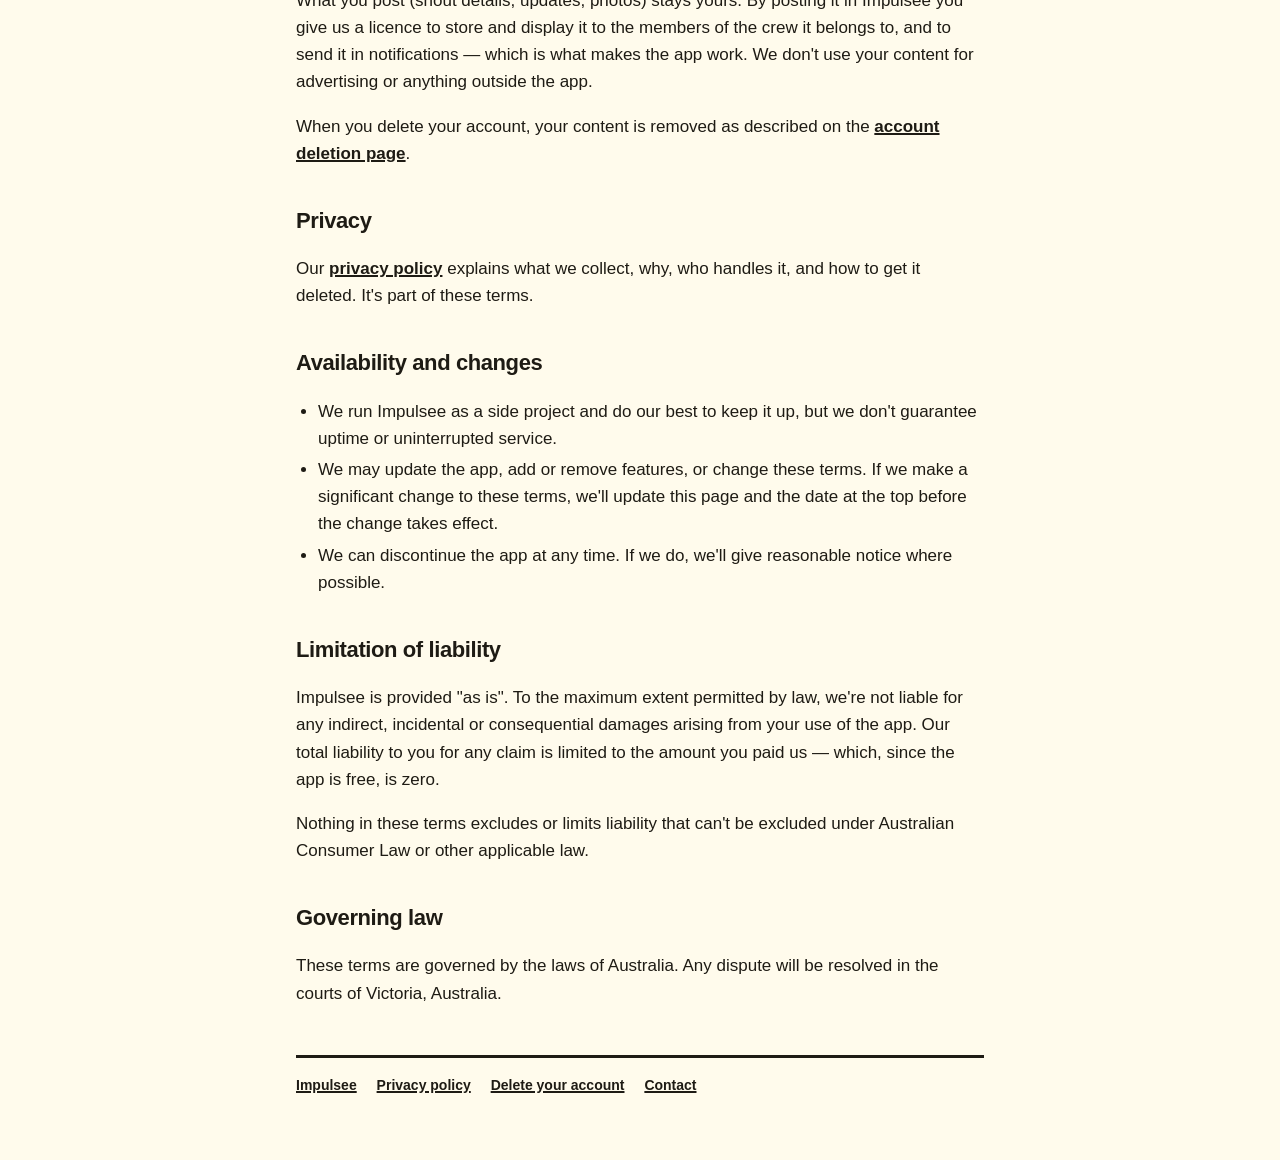
<file: terms.html>
<!doctype html>
<html lang="en">
<head>
  <meta charset="utf-8">
  <meta name="viewport" content="width=device-width, initial-scale=1">
  <title>Impulsee Terms and Conditions</title>
  <meta name="description" content="Terms and conditions for using the Impulsee app.">
  <link rel="icon" type="image/png" href="favicon.png">
  <link rel="stylesheet" href="style.css">
</head>
<body>
<div class="wrap">
  <header class="top">
    <img src="icon.png" alt="" width="56" height="56">
    <a href="index.html">Impulsee</a>
  </header>

  <h1>Terms and conditions</h1>
  <p class="updated">Last updated 2 October 2026</p>

  <p>Impulsee is a small app for groups of friends to tell each other they're heading out. It's made by Isaac Parsons, an independent developer in Australia ("we", "us", "our"). By creating an account or using the app you agree to these terms.</p>

  <p>Questions: <a href="mailto:impulsee.app@gmail.com">impulsee.app@gmail.com</a></p>

  <h2>What Impulsee is</h2>
  <p>Impulsee lets you create or join crews (groups of friends), post events ("shouts") to let your crew know you're heading out, and see who's coming. That's it — it's a coordination tool, not a social network.</p>

  <h2>Your account</h2>
  <ul>
    <li>You need an email address and a password to sign up. You're responsible for keeping your password safe.</li>
    <li>One account per person. Don't share your login or let someone else use your account.</li>
    <li>The display name your crews see starts as the part of your email before the @. You can change it in Settings.</li>
    <li>You can delete your account at any time in <strong>Settings &rarr; Delete account</strong>, or by emailing us. See the <a href="delete-account.html">account deletion page</a> for exactly what gets removed.</li>
  </ul>

  <h2>Age requirement</h2>
  <p>Impulsee is for people aged 18 and over. By signing up you confirm you are at least 18. If we learn someone under 18 is using the app, we'll delete their account.</p>

  <h2>What you can do</h2>
  <ul>
    <li>Create and join crews with an invite code.</li>
    <li>Post shouts with a venue, a time, an energy level and an optional note.</li>
    <li>Post updates (text and photos) on open events.</li>
    <li>Tap "I'm in" to say you're coming, or back out while the event is still open.</li>
    <li>Use venue search (optional) to find nearby pubs and bars when posting a shout.</li>
  </ul>

  <h2>What you agree not to do</h2>
  <ul>
    <li>Use Impulsee for anything illegal or harmful.</li>
    <li>Post content that is abusive, threatening, discriminatory or obscene.</li>
    <li>Spam crews with unwanted or commercial messages.</li>
    <li>Attempt to access other people's accounts or data.</li>
    <li>Reverse-engineer, scrape or interfere with the app or its servers.</li>
    <li>Create accounts in bulk or use bots.</li>
  </ul>
  <p>We can suspend or delete accounts that break these rules.</p>

  <h2>Your content</h2>
  <p>What you post (shout details, updates, photos) stays yours. By posting it in Impulsee you give us a licence to store and display it to the members of the crew it belongs to, and to send it in notifications — which is what makes the app work. We don't use your content for advertising or anything outside the app.</p>
  <p>When you delete your account, your content is removed as described on the <a href="delete-account.html">account deletion page</a>.</p>

  <h2>Privacy</h2>
  <p>Our <a href="privacy.html">privacy policy</a> explains what we collect, why, who handles it, and how to get it deleted. It's part of these terms.</p>

  <h2>Availability and changes</h2>
  <ul>
    <li>We run Impulsee as a side project and do our best to keep it up, but we don't guarantee uptime or uninterrupted service.</li>
    <li>We may update the app, add or remove features, or change these terms. If we make a significant change to these terms, we'll update this page and the date at the top before the change takes effect.</li>
    <li>We can discontinue the app at any time. If we do, we'll give reasonable notice where possible.</li>
  </ul>

  <h2>Limitation of liability</h2>
  <p>Impulsee is provided "as is". To the maximum extent permitted by law, we're not liable for any indirect, incidental or consequential damages arising from your use of the app. Our total liability to you for any claim is limited to the amount you paid us — which, since the app is free, is zero.</p>
  <p>Nothing in these terms excludes or limits liability that can't be excluded under Australian Consumer Law or other applicable law.</p>

  <h2>Governing law</h2>
  <p>These terms are governed by the laws of Australia. Any dispute will be resolved in the courts of Victoria, Australia.</p>

  <footer>
    <a href="index.html">Impulsee</a>
    <a href="privacy.html">Privacy policy</a>
    <a href="delete-account.html">Delete your account</a>
    <a href="mailto:impulsee.app@gmail.com">Contact</a>
  </footer>
</div>
</body>
</html>
</file>
<file: style.css>
/* Impulsee public pages — privacy policy and account deletion.
   Same look as the app: warm amber, ink outlines, hard offset shadows. */

:root {
  --bg: #fffbec;
  --card: #ffffff;
  --primary: #ffc629;
  --ink: #1e1b14;
  --ink-soft: #4a4436;
  --rule: #e9dfbf;
  --border: 3px;
}

* { box-sizing: border-box; }

html { -webkit-text-size-adjust: 100%; }

body {
  margin: 0;
  background: var(--bg);
  color: var(--ink);
  font: 17px/1.6 -apple-system, BlinkMacSystemFont, "Segoe UI", Roboto, Helvetica, Arial, sans-serif;
}

.wrap {
  max-width: 720px;
  margin: 0 auto;
  padding: 32px 16px 64px;
}

header.top {
  display: flex;
  align-items: center;
  gap: 14px;
  margin-bottom: 28px;
}

header.top img {
  width: 56px;
  height: 56px;
  border: var(--border) solid var(--ink);
  border-radius: 14px;
  box-shadow: 4px 4px 0 var(--ink);
}

header.top a {
  color: var(--ink);
  font-weight: 900;
  font-size: 24px;
  letter-spacing: -0.5px;
  text-decoration: none;
}

h1 {
  font-size: clamp(30px, 7vw, 40px);
  line-height: 1.1;
  letter-spacing: -1.2px;
  font-weight: 900;
  margin: 0 0 8px;
}

.updated {
  color: var(--ink-soft);
  font-weight: 600;
  font-size: 14px;
  margin: 0 0 24px;
}

h2 {
  font-size: 22px;
  font-weight: 900;
  letter-spacing: -0.4px;
  margin: 36px 0 8px;
}

h3 {
  font-size: 17px;
  font-weight: 900;
  margin: 20px 0 4px;
}

p, li { color: var(--ink); }

ul { padding-left: 22px; }
li { margin: 4px 0; }

a { color: var(--ink); font-weight: 700; text-decoration-thickness: 2px; }

.card {
  background: var(--card);
  border: var(--border) solid var(--ink);
  border-radius: 18px;
  box-shadow: 6px 6px 0 var(--ink);
  padding: 20px 20px 8px;
  margin: 20px 0;
}

.card.primary { background: var(--primary); }

.card h2 { margin-top: 0; }

ol.steps { padding-left: 22px; }
ol.steps li { margin: 8px 0; }

.email {
  display: inline-block;
  background: var(--primary);
  border: var(--border) solid var(--ink);
  border-radius: 12px;
  box-shadow: 4px 4px 0 var(--ink);
  padding: 10px 16px;
  font-weight: 900;
  font-size: 18px;
  text-decoration: none;
  word-break: break-all;
  margin: 4px 0 16px;
}

.email:active { transform: translate(4px, 4px); box-shadow: none; }

.table-scroll { overflow-x: auto; margin: 12px 0; }

table {
  width: 100%;
  border-collapse: collapse;
  font-size: 15px;
  min-width: 520px;
}

th, td {
  text-align: left;
  vertical-align: top;
  padding: 10px 8px;
  border-bottom: 2px solid var(--rule);
}

th { font-weight: 900; border-bottom: var(--border) solid var(--ink); }

/* Phones: each provider becomes its own small card instead of a table that
   scrolls sideways. */
@media (max-width: 600px) {
  table { min-width: 0; }
  thead { display: none; }
  table, tbody, tr, td { display: block; width: 100%; }
  tr {
    background: var(--card);
    border: 2px solid var(--ink);
    border-radius: 12px;
    padding: 4px 12px;
    margin: 0 0 12px;
  }
  td { border-bottom: 0; padding: 6px 0; }
  td + td { border-top: 2px solid var(--rule); }
  td[data-label]::before {
    content: attr(data-label);
    display: block;
    font-size: 12px;
    font-weight: 900;
    letter-spacing: 1px;
    text-transform: uppercase;
    color: var(--ink-soft);
  }
  td[data-label="Provider"]::before { display: none; }
}

kbd {
  font: inherit;
  font-weight: 900;
  background: var(--card);
  border: 2px solid var(--ink);
  border-radius: 6px;
  padding: 0 6px;
}

footer {
  margin-top: 48px;
  padding-top: 16px;
  border-top: var(--border) solid var(--ink);
  font-size: 14px;
  color: var(--ink-soft);
}

footer a { margin-right: 16px; }
</file>
<file: home.css>
/* Impulsee home page: giant title, link tiles, and a collage of app bits
   floating in the background. Loaded only by index.html. */

body.home {
  --orange: #ff8a1f;
  --red: #ff6a00;
  --amber: #f7a900;
  --peach: #f9d6b4;
  --cream: #f4ecd8;
  font-family: "Inter", -apple-system, BlinkMacSystemFont, "Segoe UI", Roboto, Helvetica, Arial, sans-serif;
  background:
    radial-gradient(circle, rgba(30, 27, 20, .13) 1.4px, transparent 1.6px) 0 0 / 26px 26px,
    var(--bg);
}

.shell {
  position: relative;
  min-height: 100vh;
  min-height: 100dvh;
  overflow: hidden;
  display: flex;
}

/* ---------- Hero ---------- */

.hero {
  position: relative;
  z-index: 2;
  width: 100%;
  max-width: 760px;
  margin: auto;
  padding: 48px 16px;
  display: flex;
  flex-direction: column;
  align-items: center;
  text-align: center;
}

.brand { position: relative; margin-bottom: 6px; }

.logo {
  display: block;
  width: clamp(110px, 22vw, 168px);
  height: auto;
  border: 4px solid var(--ink);
  border-radius: 28%;
  box-shadow: 8px 8px 0 var(--ink);
  rotate: -6deg;
  transition: rotate .25s cubic-bezier(.3, 1.6, .5, 1), scale .25s cubic-bezier(.3, 1.6, .5, 1);
}

.brand:hover .logo { rotate: 4deg; scale: 1.06; }

.badge {
  position: absolute;
  width: clamp(64px, 12vw, 92px);
  right: -38%;
  top: -14%;
  animation: spin 14s linear infinite;
}

.badge text {
  fill: #fffbec;
  font: 900 13px "Inter", sans-serif;
}

.mega {
  font-size: clamp(76px, 19vw, 230px);
  font-weight: 900;
  letter-spacing: -0.065em;
  line-height: .86;
  margin: 18px 0 18px;
  color: var(--ink);
  text-shadow: .035em .035em 0 var(--primary);
  padding-right: .05em; /* room for the shadow on the last letter */
}

.lede {
  display: inline-block;
  max-width: 520px;
  margin: 0 0 36px;
  padding: 10px 18px;
  background: var(--card);
  border: 3px solid var(--ink);
  border-radius: 999px;
  box-shadow: 4px 4px 0 var(--ink);
  font-size: 16px;
  font-weight: 600;
  line-height: 1.4;
  rotate: -1deg;
}

/* ---------- Tiles ---------- */

.dash {
  width: 100%;
  display: grid;
  grid-template-columns: repeat(2, 1fr);
  gap: 18px;
}

.tile {
  position: relative;
  display: block;
  text-align: left;
  background: var(--card);
  color: var(--ink);
  border: 3px solid var(--ink);
  border-radius: 20px;
  box-shadow: 6px 6px 0 var(--ink);
  padding: 20px 56px 20px 22px;
  text-decoration: none;
  transition: translate .12s, box-shadow .12s, rotate .2s;
}

.tile span { display: block; font-size: 24px; font-weight: 900; letter-spacing: -0.6px; line-height: 1.15; }
.tile small { display: block; margin-top: 2px; font-size: 14px; font-weight: 600; opacity: .75; overflow-wrap: anywhere; }

.tile i {
  position: absolute;
  right: 16px;
  top: 50%;
  translate: 0 -50%;
  width: 34px;
  height: 34px;
  display: grid;
  place-items: center;
  border: 3px solid currentColor;
  border-radius: 50%;
  transition: rotate .2s;
}
.tile i svg { width: 19px; height: 19px; display: block; }

.t-yellow { background: var(--primary); }
.t-orange { background: var(--orange); }
.t-ink { background: var(--ink); color: #fffbec; box-shadow: 6px 6px 0 var(--orange); }

.tile:hover { translate: -3px -3px; box-shadow: 9px 9px 0 var(--ink); }
.t-ink:hover { box-shadow: 9px 9px 0 var(--orange); }
.tile:hover i { rotate: 45deg; }
.tile:active { translate: 6px 6px; box-shadow: 0 0 0 var(--ink); }
.tile:focus-visible { outline: 3px dashed var(--ink); outline-offset: 5px; }

/* ---------- Beta sign-up ---------- */

button.tile { font: inherit; width: 100%; cursor: pointer; }

.t-beta {
  grid-column: 1 / -1;
  background: var(--primary);
  padding-top: 24px;
  padding-bottom: 24px;
  rotate: -.6deg;
}
.t-beta span { font-size: 30px; }
.t-beta .tag {
  position: absolute;
  top: -14px;
  right: 64px;
  font-style: normal;
  font-size: 11px;
  font-weight: 900;
  letter-spacing: 1.4px;
  text-transform: uppercase;
  background: var(--ink);
  color: var(--primary);
  border-radius: 999px;
  padding: 4px 10px;
  rotate: 3deg;
}
.t-beta i { background: var(--card); }

.beta {
  width: min(440px, calc(100% - 32px));
  margin: auto;
  padding: 28px 24px 24px;
  background: var(--bg);
  color: var(--ink);
  border: 3px solid var(--ink);
  border-radius: 24px;
  box-shadow: 8px 8px 0 var(--ink);
  text-align: left;
}
.beta::backdrop { background: rgba(30, 27, 20, .55); }
.beta[open] { animation: pop .22s cubic-bezier(.3, 1.5, .5, 1); }
@keyframes pop { from { opacity: 0; scale: .92; } }

.beta h2 { font-size: 30px; font-weight: 900; letter-spacing: -1px; line-height: 1.1; margin: 10px 0 6px; }
.beta-sub { margin: 0 0 20px; font-size: 15px; font-weight: 500; line-height: 1.45; color: var(--ink-soft); }

.beta-close {
  position: absolute; top: 14px; right: 14px;
  width: 38px; height: 38px;
  display: grid; place-items: center;
  background: var(--card); color: var(--ink);
  border: 3px solid var(--ink); border-radius: 50%;
  cursor: pointer;
}
.beta-close svg { width: 16px; height: 16px; }

.os { border: 0; margin: 0 0 18px; padding: 0; display: grid; grid-template-columns: 1fr 1fr; gap: 12px; }
.os legend { padding: 0; margin-bottom: 6px; font-size: 10px; font-weight: 900; letter-spacing: 1.6px; text-transform: uppercase; }
.os-btn { position: relative; cursor: pointer; }
.os-btn input { position: absolute; opacity: 0; pointer-events: none; }
.os-btn span {
  display: flex; flex-direction: column; align-items: center; gap: 8px;
  padding: 16px 8px 12px;
  background: var(--card);
  border: 3px solid var(--ink);
  border-radius: 16px;
  box-shadow: 4px 4px 0 var(--ink);
  font-weight: 900; font-size: 18px; letter-spacing: -.3px;
  transition: translate .1s, box-shadow .1s, background .15s;
}
.os-btn svg { width: 34px; height: 34px; }
.os-btn:hover span { translate: -2px -2px; box-shadow: 6px 6px 0 var(--ink); }
.os-btn input:checked + span { background: var(--primary); translate: 3px 3px; box-shadow: 1px 1px 0 var(--ink); }
.os-btn input:focus-visible + span { outline: 3px dashed var(--ink); outline-offset: 4px; }

.beta-input {
  width: 100%;
  font: 600 16px "Inter", sans-serif; /* 16px stops iOS zooming in */
  color: var(--ink);
  background: var(--card);
  border: 3px solid var(--ink);
  border-radius: 12px;
  padding: 12px 14px;
}
.beta-input:focus { outline: none; box-shadow: 4px 4px 0 var(--orange); }

.beta-msg { min-height: 20px; margin: 8px 0 10px; font-size: 14px; font-weight: 700; color: #c2410c; }

.beta-submit {
  width: 100%;
  font: 900 20px "Inter", sans-serif;
  letter-spacing: -.3px;
  color: var(--ink);
  background: var(--orange);
  border: 3px solid var(--ink);
  border-radius: 16px;
  box-shadow: 5px 5px 0 var(--ink);
  padding: 14px;
  cursor: pointer;
  transition: translate .1s, box-shadow .1s;
}
.beta-submit:hover { translate: -2px -2px; box-shadow: 7px 7px 0 var(--ink); }
.beta-submit:active { translate: 5px 5px; box-shadow: 0 0 0 var(--ink); }
.beta-submit:disabled { opacity: .6; cursor: progress; }
.beta-done .beta-sub { margin-bottom: 22px; }

@media (max-width: 600px) {
  .t-beta span { font-size: 25px; }
  .t-beta .tag { right: 18px; }
  .beta { padding: 24px 18px 18px; }
}

/* ---------- Collage ---------- */

.collage { position: absolute; inset: 0; z-index: 1; pointer-events: none; }

.bit {
  position: absolute;
  rotate: var(--r, 0deg);
  animation: float var(--t, 7s) ease-in-out var(--delay, 0s) infinite alternate;
}

.blob { position: absolute; border-radius: 50%; filter: blur(60px); opacity: .55; }
.blob-a { width: 520px; height: 520px; background: var(--primary); top: -180px; left: -140px; }
.blob-b { width: 460px; height: 460px; background: var(--orange); bottom: -200px; right: -120px; opacity: .35; }

/* Shared app styling */
.panel {
  border: 3px solid var(--ink);
  border-radius: 22px;
  box-shadow: 6px 6px 0 var(--ink);
  padding: 14px;
}
.panel-cream { background: var(--cream); }
.panel-peach { background: var(--peach); }
.panel-yellow { background: var(--primary); }

.chip {
  display: inline-block;
  font-size: 10px;
  font-weight: 900;
  letter-spacing: 1.6px;
  text-transform: uppercase;
  border: 2.5px solid var(--ink);
  border-radius: 8px;
  padding: 2px 8px;
}
.chip-yellow { background: var(--primary); }
.chip-orange { background: var(--orange); }

.bigpill {
  border: 3px solid var(--ink);
  border-radius: 16px;
  box-shadow: 5px 5px 0 var(--ink);
  padding: 12px 18px;
  font-weight: 900;
  font-size: 24px;
  letter-spacing: -0.5px;
  text-align: center;
  white-space: nowrap;
}
.pill-yellow { background: var(--primary); }
.pill-red { background: var(--red); }
.pill-amber { background: var(--amber); font-size: 18px; padding: 10px; }

.pill {
  display: inline-block;
  background: #fff;
  border: 2.5px solid var(--ink);
  border-radius: 999px;
  padding: 6px 14px;
  font-weight: 800;
  font-size: 14px;
  white-space: nowrap;
}
.pill-orange { background: var(--orange); box-shadow: 3px 3px 0 var(--ink); }
.pill-ink { background: var(--ink); color: var(--primary); }

.sq {
  display: inline-grid;
  place-items: center;
  width: 42px;
  height: 42px;
  background: var(--orange);
  border: 3px solid var(--ink);
  border-radius: 12px;
  box-shadow: 4px 4px 0 var(--ink);
  font-weight: 900;
  font-size: 26px;
  line-height: 1;
}

/* Individual app pieces */
.c-shout { top: 7%; left: 3%; --r: -8deg; --t: 6s; }
.shout {
  display: flex;
  align-items: center;
  gap: 12px;
  background: var(--orange);
  border: 3px solid var(--ink);
  border-radius: 18px;
  box-shadow: 0 7px 0 var(--primary), 0 7px 0 3px var(--ink);
  padding: 16px 30px;
  font-weight: 900;
  font-size: 22px;
  letter-spacing: .5px;
  text-transform: uppercase;
  white-space: nowrap;
}
.shout svg { width: 28px; height: 28px; }

.c-howbig { top: 5%; right: 3%; width: 270px; --r: 7deg; --t: 8s; --delay: -2s; }
.c-howbig .bigpill { margin: 10px 0 14px; }
.slider {
  position: relative;
  height: 40px;
  background: #fff;
  border: 3px solid var(--ink);
  border-radius: 999px;
  display: flex;
  justify-content: space-around;
  align-items: center;
}
.slider b { position: relative; z-index: 1; width: 2.5px; height: 10px; background: rgba(30, 27, 20, .35); border-radius: 2px; }
.slider .fill { position: absolute; inset: 0 55% 0 0; background: var(--primary); border-radius: 999px 0 0 999px; }
.slider .thumb {
  position: absolute;
  z-index: 2;
  left: 34%;
  top: 50%;
  translate: 0 -50%;
  width: 52px;
  height: 52px;
  background: var(--primary);
  border: 3px solid var(--ink);
  border-radius: 50%;
  box-shadow: 3px 3px 0 var(--ink);
  display: flex;
  gap: 4px;
  justify-content: center;
  align-items: center;
}
.slider .thumb i { width: 3px; height: 16px; background: var(--ink); border-radius: 2px; }

.c-when { bottom: 6%; left: 3%; width: 270px; --r: 5deg; --t: 9s; --delay: -4s; }
.when-row { display: flex; align-items: center; justify-content: space-between; margin: 10px 0 12px; }
.time { font-weight: 900; font-size: 28px; letter-spacing: -1px; line-height: 1; text-align: center; }
.time small { display: block; font-size: 12px; font-weight: 700; letter-spacing: 0; opacity: .6; margin-top: 4px; }
.pills { display: flex; gap: 6px; flex-wrap: wrap; }
.pills .pill { font-size: 12px; padding: 5px 10px; }

.c-carnage { bottom: 9%; right: 4%; width: 230px; --r: -6deg; --t: 7s; --delay: -1s; }

.c-crew { top: 40%; right: -50px; width: 250px; --r: -9deg; --t: 10s; --delay: -3s; }
.crew-title { font-weight: 900; font-size: 24px; letter-spacing: -0.6px; margin-bottom: 8px; }
.label { display: block; font-size: 10px; font-weight: 900; letter-spacing: 1.6px; text-transform: uppercase; margin-bottom: 4px; }
.input { background: #fff; border: 3px solid var(--ink); border-radius: 12px; padding: 8px 12px; font-weight: 600; font-size: 14px; margin-bottom: 12px; }

.c-imin { top: 44%; left: 4%; display: flex; align-items: center; gap: 8px; --r: -10deg; --t: 6s; --delay: -2s; }
.avatars { display: flex; }
.avatars span {
  width: 40px; height: 40px; margin-left: -12px;
  display: grid; place-items: center;
  border: 3px solid var(--ink); border-radius: 50%;
  font-weight: 900; font-size: 12px;
}
.avatars span:first-child { margin-left: 0; background: var(--primary); }
.avatars span:nth-child(2) { background: var(--orange); }
.avatars span:nth-child(3) { background: #fff; }

.c-30 { bottom: 28%; right: 13%; --r: 8deg; --t: 5s; --delay: -1s; }
.c-plus { top: 31%; right: 9%; --r: 12deg; --t: 6s; --delay: -3s; }

/* Doodles */
.d-squig1 { width: 170px; top: 4%; left: 36%; --r: -6deg; --t: 8s; }
.d-squig2 { width: 210px; bottom: 3%; left: 42%; --r: 4deg; --t: 9s; --delay: -5s; }
.d-zig { width: 140px; top: 66%; right: 22%; --r: -14deg; --t: 7s; }
.d-arrow { width: 110px; top: 22%; left: 20%; --r: 8deg; --t: 8s; --delay: -3s; }
.d-ring { width: 220px; height: 220px; border: 3px solid var(--ink); border-radius: 50%; top: -90px; left: 52%; }
.d-grid {
  width: 130px; height: 90px; bottom: 14%; right: 30%;
  background: radial-gradient(circle, var(--ink) 3px, transparent 3.5px) 0 0 / 18px 18px;
  --r: 12deg;
}

/* Small app pieces */
.a-quiet { top: 60%; left: 6%; --r: -12deg; --t: 6s; }
.a-quiet .bigpill { font-size: 18px; padding: 8px 14px; }
.a-whenchip { top: 20%; right: 25%; --r: 10deg; --t: 4s; scale: 1.4; }
.a-1hr { top: 12%; left: 26%; --r: -12deg; --t: 5s; }
.a-now { bottom: 30%; left: 14%; --r: 8deg; --t: 5s; }
.a-mega { top: 31%; left: 8%; --r: -14deg; --t: 4s; --delay: -1s; }
.a-howchip { top: 53%; left: 9%; --r: 9deg; --t: 6s; scale: 1.3; }
.megabtn {
  display: grid; place-items: center;
  width: 54px; height: 54px;
  background: var(--primary);
  border: 3px solid var(--ink); border-radius: 50%;
  box-shadow: 4px 4px 0 var(--ink);
}
.megabtn svg { width: 26px; height: 26px; }

/* Acknowledgement of Country */
.ack {
  width: 100%;
  margin-top: 40px;
  display: flex;
  align-items: center;
  gap: 16px;
  text-align: left;
  background: rgba(255, 251, 236, .9);
  border: 3px solid var(--ink);
  border-radius: 18px;
  padding: 14px 18px;
}
.ack .flags { display: flex; gap: 8px; flex-shrink: 0; }
.ack img { display: block; width: 54px; height: auto; border: 2px solid var(--ink); border-radius: 4px; }
.ack p { margin: 0; font-size: 13px; line-height: 1.5; font-weight: 500; color: var(--ink-soft); }

@keyframes float {
  from { transform: translateY(-8px); }
  to   { transform: translateY(10px); }
}
@keyframes spin { to { rotate: 360deg; } }

/* ---------- Smaller screens ---------- */

@media (max-width: 1280px) {
  .hide-md { display: none; }
  .c-when { left: -60px; bottom: 3%; }
  .c-carnage { right: -50px; bottom: 4%; }
  .c-plus { right: 2%; top: 36%; }
  .a-mega { left: 1%; top: 26%; }
}

@media (max-width: 900px) {
  .bit { scale: .75; }
  .c-shout { left: -30px; top: 2%; }
  .c-howbig { right: -50px; top: 1%; }
  .c-carnage { right: -30px; bottom: 2%; }
}

@media (max-width: 600px) {
  .hide-sm { display: none; }
  .bit { scale: .55; }
  .c-shout { top: 4px; left: -44px; }
  .c-howbig { top: -36px; right: -72px; }
  .c-carnage { bottom: 0; right: -40px; }
  .c-plus { display: none; }
  .a-quiet { display: none; }
  .a-whenchip { display: none; }
  .d-squig1 { top: auto; bottom: 1%; left: 22%; }
  .d-squig2 { display: none; }
  .d-ring { display: none; }
  .a-now { bottom: 1%; left: -4px; }
  .a-mega { display: none; }
  .a-1hr { display: none; }
  .ack { flex-direction: column; align-items: flex-start; }

  .hero { padding: 168px 16px 110px; }
  .dash { grid-template-columns: 1fr; gap: 14px; }
  .tile { padding: 16px 56px 16px 18px; }
  .tile span { font-size: 21px; }
  .lede { border-radius: 18px; font-size: 15px; margin-bottom: 28px; }
  .badge { right: -44%; top: -6%; }
}

@media (prefers-reduced-motion: reduce) {
  .bit, .badge { animation: none; }
}
</file>
